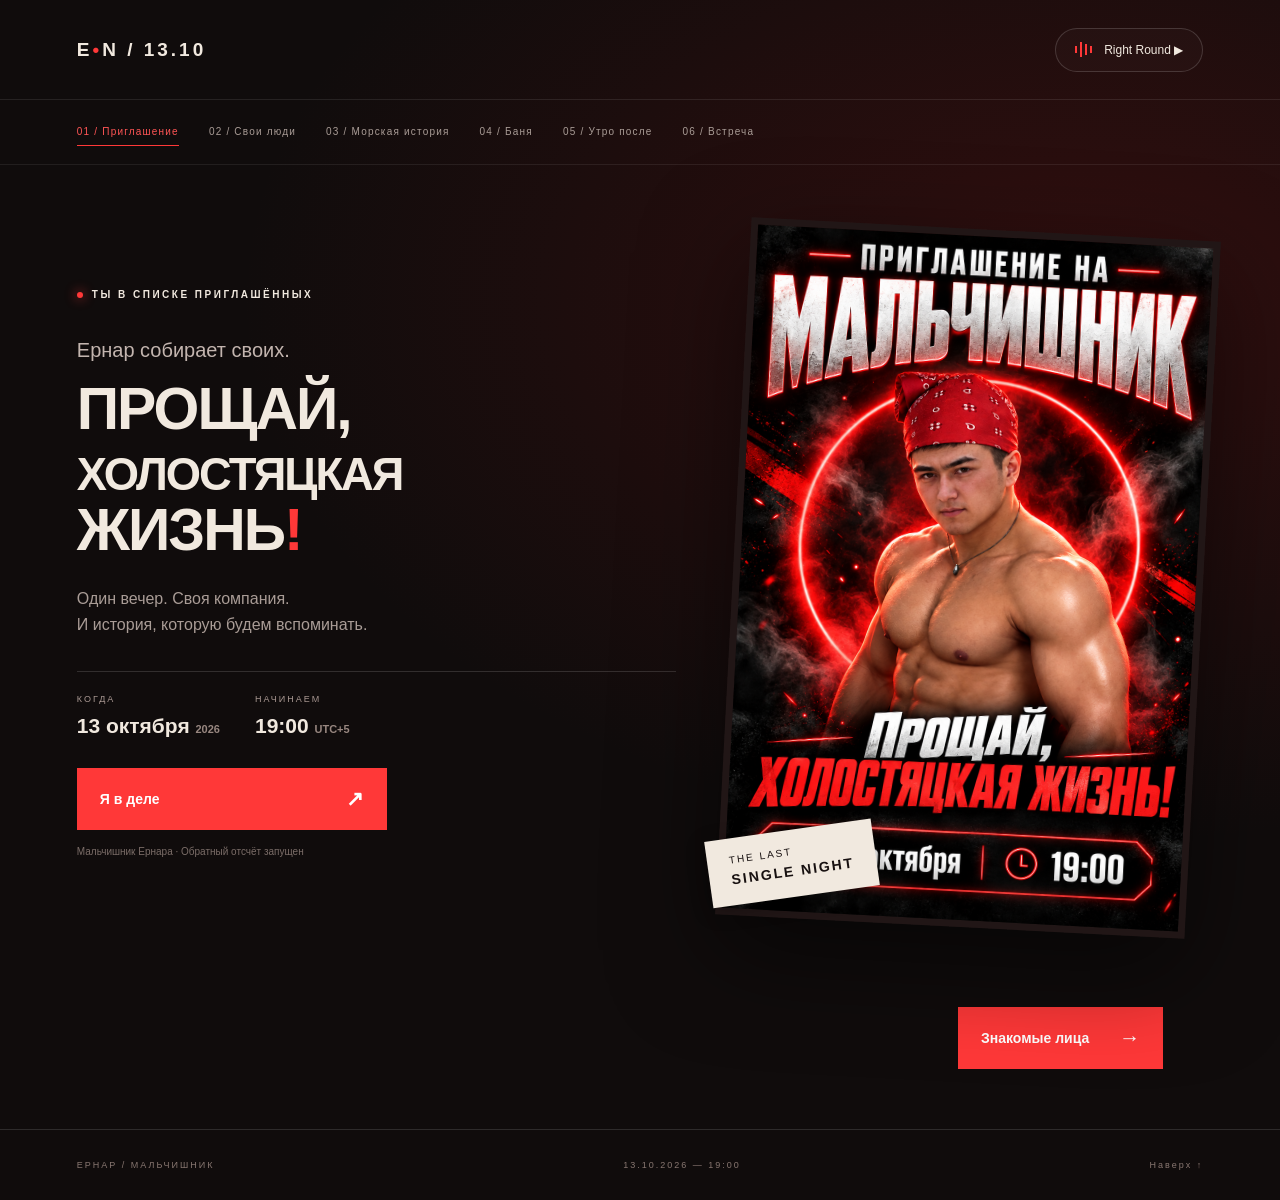
<file: index.html>
<!doctype html><html lang="ru"><head><meta charset="UTF-8"><meta name="viewport" content="width=device-width,initial-scale=1"><meta name="theme-color" content="#100909"><title>Приглашение · Мальчишник Ернара</title><meta name="description" content="Мальчишник Ернара. 13 октября 2026, 19:00. Ты приглашён."><link rel="stylesheet" href="style.css"></head><body><div class="ambient"></div><header><a href="index.html" class="brand">E<span>•</span>N / 13.10</a><button id="music" aria-pressed="false"><span class="bars"><i></i><i></i><i></i><i></i></span><span id="musicLabel">Right Round ▶</span></button></header><nav class="site-nav" aria-label="Страницы приглашения"><a href="index.html" aria-current="page">01 / Приглашение</a><a href="crew.html">02 / Свои люди</a><a href="sea.html">03 / Морская история</a><a href="sauna.html">04 / Баня</a><a href="morning.html">05 / Утро после</a><a href="details.html">06 / Встреча</a></nav><main><section class="hero"><div class="copy"><div class="eyebrow"><span></span> ТЫ В СПИСКЕ ПРИГЛАШЁННЫХ</div><p class="intro">Ернар собирает своих.</p><h1>ПРОЩАЙ,<br><span>ХОЛОСТЯЦКАЯ</span><br>ЖИЗНЬ<span class="red">!</span></h1><p class="lead">Один вечер. Своя компания.<br>И история, которую будем вспоминать.</p><div class="event"><div><small>КОГДА</small><strong>13 октября <em>2026</em></strong></div><div><small>НАЧИНАЕМ</small><strong>19:00 <em>UTC+5</em></strong></div></div><a class="primary" href="details.html">Я в деле <span>↗</span></a><p class="hint">Мальчишник Ернара · Обратный отсчёт запущен</p></div><div class="art"><div class="poster"><img src="assets/invitation.png" alt="Приглашение на мальчишник Ернара: 13 октября в 19:00"></div><span class="sticker">THE LAST<br><b>SINGLE NIGHT</b></span></div></section><div class="page-next"><a class="primary" href="crew.html">Знакомые лица <span>→</span></a></div></main><footer><span>ЕРНАР / МАЛЬЧИШНИК</span><span>13.10.2026 — 19:00</span><a href="#">Наверх ↑</a></footer><audio id="partyAudio" src="assets/right-round.mp3" preload="metadata" loop></audio><div id="toast" role="status"></div><script src="app.js"></script></body></html>
</file>
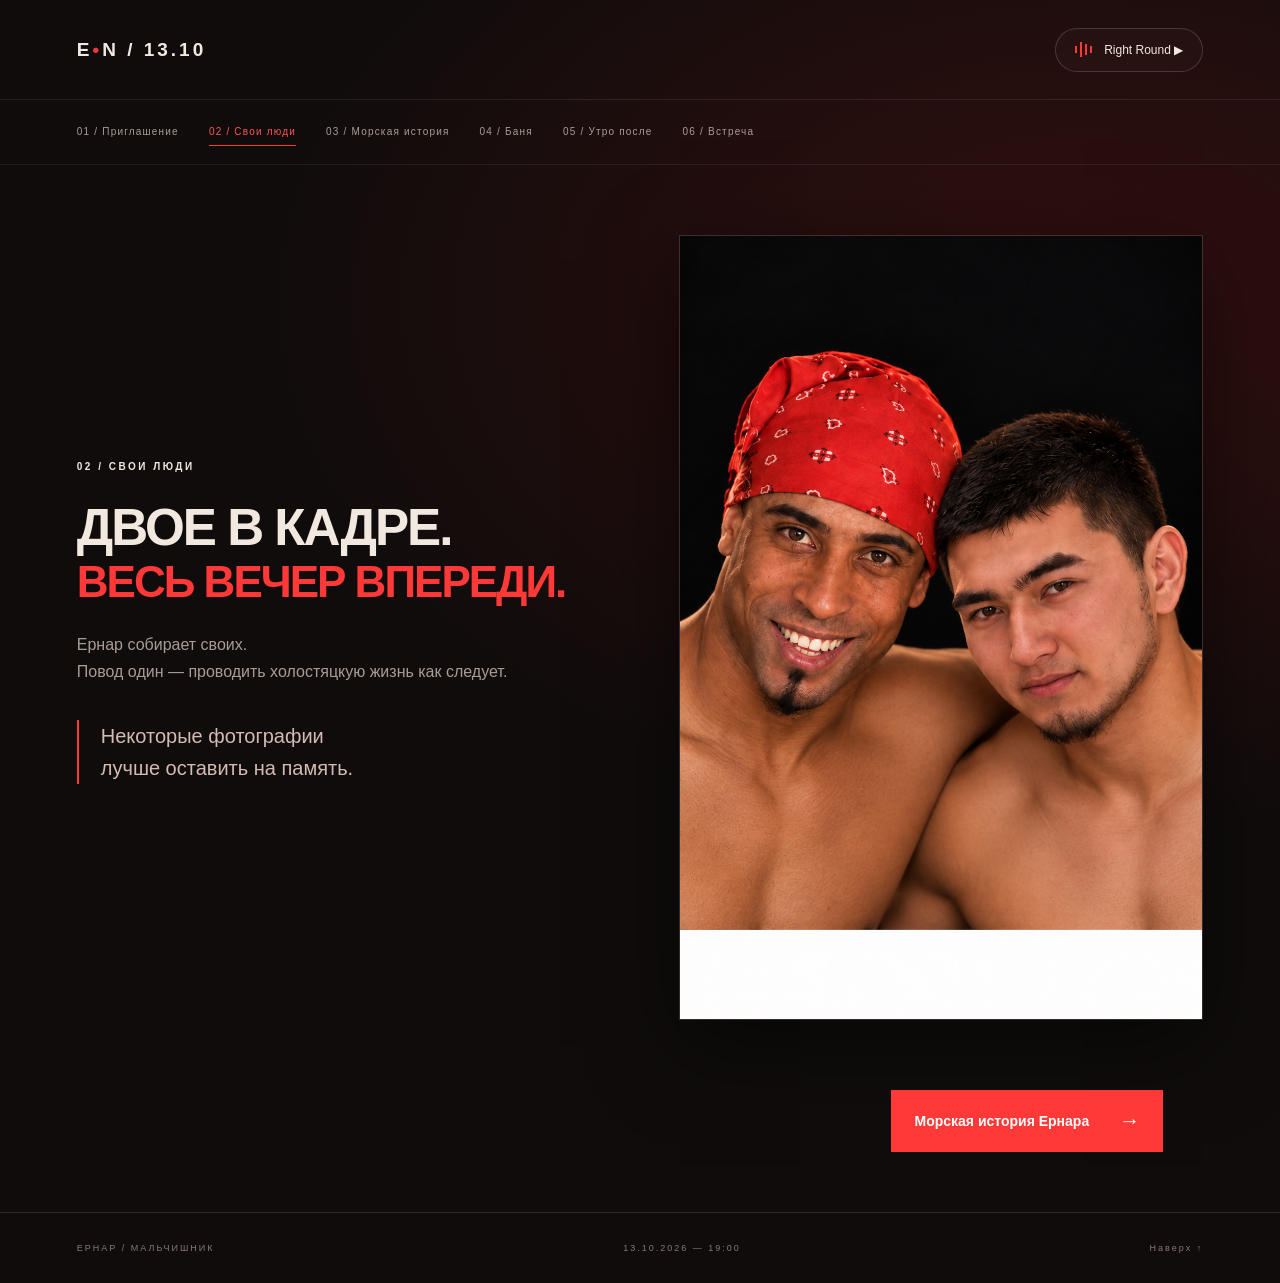
<file: crew.html>
<!doctype html><html lang="ru"><head><meta charset="UTF-8"><meta name="viewport" content="width=device-width,initial-scale=1"><meta name="theme-color" content="#100909"><title>Свои люди · Мальчишник Ернара</title><meta name="description" content="Мальчишник Ернара. 13 октября 2026, 19:00. Ты приглашён."><link rel="stylesheet" href="style.css"></head><body><div class="ambient"></div><header><a href="index.html" class="brand">E<span>•</span>N / 13.10</a><button id="music" aria-pressed="false"><span class="bars"><i></i><i></i><i></i><i></i></span><span id="musicLabel">Right Round ▶</span></button></header><nav class="site-nav" aria-label="Страницы приглашения"><a href="index.html">01 / Приглашение</a><a href="crew.html" aria-current="page">02 / Свои люди</a><a href="sea.html">03 / Морская история</a><a href="sauna.html">04 / Баня</a><a href="morning.html">05 / Утро после</a><a href="details.html">06 / Встреча</a></nav><main><section class="story-page"><div class="story-copy"><p class="eyebrow">02 / СВОИ ЛЮДИ</p><h1>ДВОЕ В КАДРЕ.<br><span class="red">ВЕСЬ ВЕЧЕР ВПЕРЕДИ.</span></h1><p class="lead">Ернар собирает своих.<br>Повод один — проводить холостяцкую жизнь как следует.</p><p class="story-quote">Некоторые фотографии<br>лучше оставить на память.</p></div><a class="story-photo" href="assets/friends-clean.png" target="_blank" rel="noopener"><img src="assets/friends-clean.png" alt="Ернар и мужчина в красной бандане вдвоём" /></a></section><div class="page-next"><a class="primary" href="sea.html">Морская история Ернара <span>→</span></a></div></main><footer><span>ЕРНАР / МАЛЬЧИШНИК</span><span>13.10.2026 — 19:00</span><a href="#">Наверх ↑</a></footer><audio id="partyAudio" src="assets/right-round.mp3" preload="metadata" loop></audio><div id="toast" role="status"></div><script src="app.js"></script></body></html>
</file>
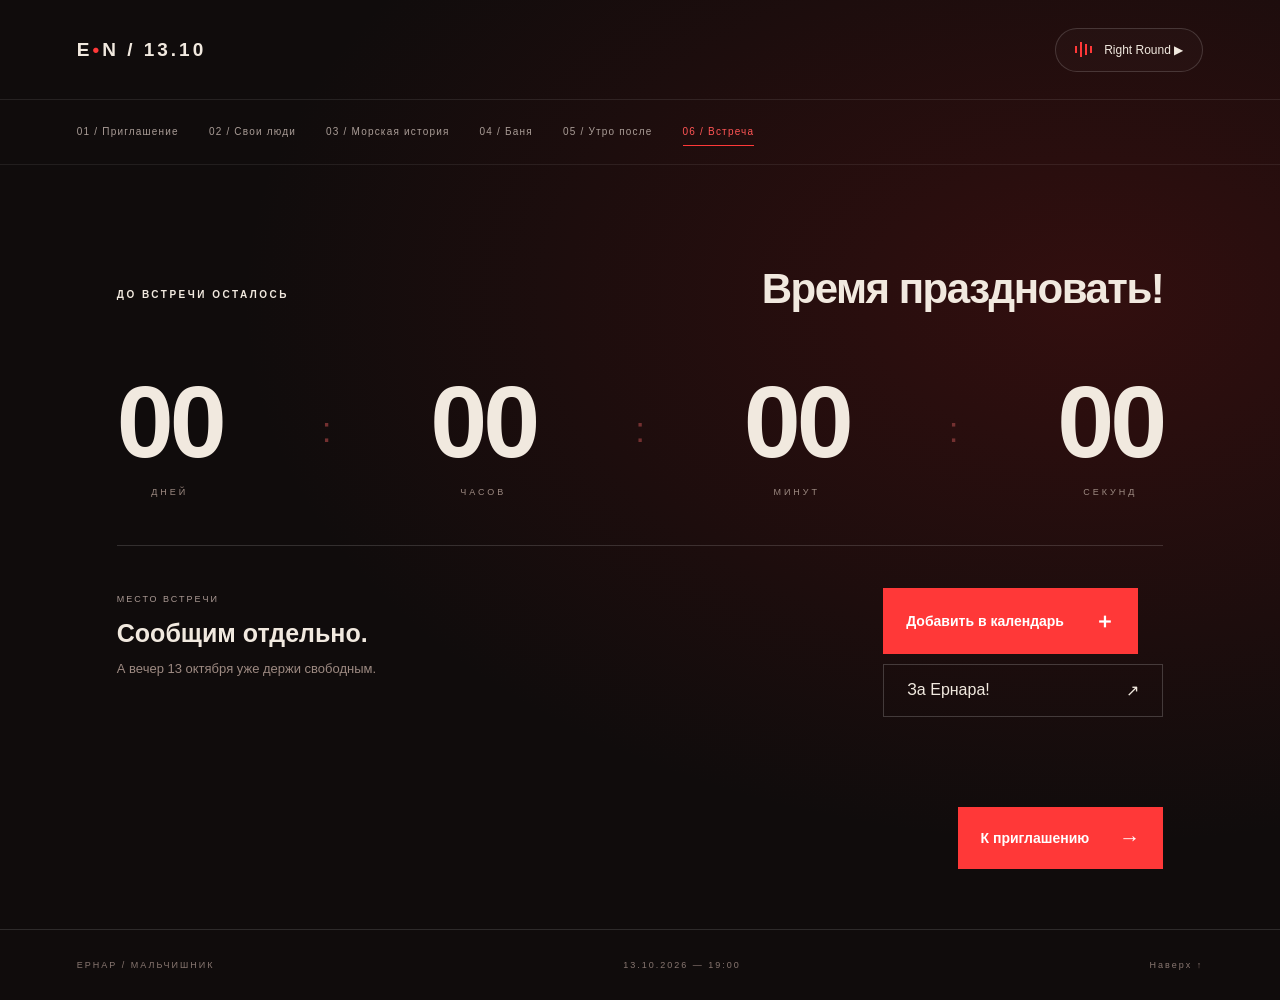
<file: details.html>
<!doctype html><html lang="ru"><head><meta charset="UTF-8"><meta name="viewport" content="width=device-width,initial-scale=1"><meta name="theme-color" content="#100909"><title>Детали встречи · Мальчишник Ернара</title><meta name="description" content="Мальчишник Ернара. 13 октября 2026, 19:00. Ты приглашён."><link rel="stylesheet" href="style.css"></head><body><div class="ambient"></div><header><a href="index.html" class="brand">E<span>•</span>N / 13.10</a><button id="music" aria-pressed="false"><span class="bars"><i></i><i></i><i></i><i></i></span><span id="musicLabel">Right Round ▶</span></button></header><nav class="site-nav" aria-label="Страницы приглашения"><a href="index.html">01 / Приглашение</a><a href="crew.html">02 / Свои люди</a><a href="sea.html">03 / Морская история</a><a href="sauna.html">04 / Баня</a><a href="morning.html">05 / Утро после</a><a href="details.html" aria-current="page">06 / Встреча</a></nav><main><section class="details" id="details"><div class="section-top"><p class="eyebrow">ДО ВСТРЕЧИ ОСТАЛОСЬ</p><h2 id="countTitle">Время пошло.</h2></div><div class="countdown" aria-label="Обратный отсчёт до мероприятия"><div><b id="days">00</b><span>ДНЕЙ</span></div><i>:</i><div><b id="hours">00</b><span>ЧАСОВ</span></div><i>:</i><div><b id="minutes">00</b><span>МИНУТ</span></div><i>:</i><div><b id="seconds">00</b><span>СЕКУНД</span></div></div><div class="bottom"><div><small>МЕСТО ВСТРЕЧИ</small><h3>Сообщим отдельно.</h3><p>А вечер 13 октября уже держи свободным.</p></div><div class="actions"><button class="primary" id="calendar">Добавить в календарь <span>＋</span></button><button class="secondary" id="celebrate">За Ернара! <span>↗</span></button></div></div></section><div class="page-next"><a class="primary" href="index.html">К приглашению <span>→</span></a></div></main><footer><span>ЕРНАР / МАЛЬЧИШНИК</span><span>13.10.2026 — 19:00</span><a href="#">Наверх ↑</a></footer><audio id="partyAudio" src="assets/right-round.mp3" preload="metadata" loop></audio><div id="toast" role="status"></div><script src="app.js"></script></body></html>
</file>
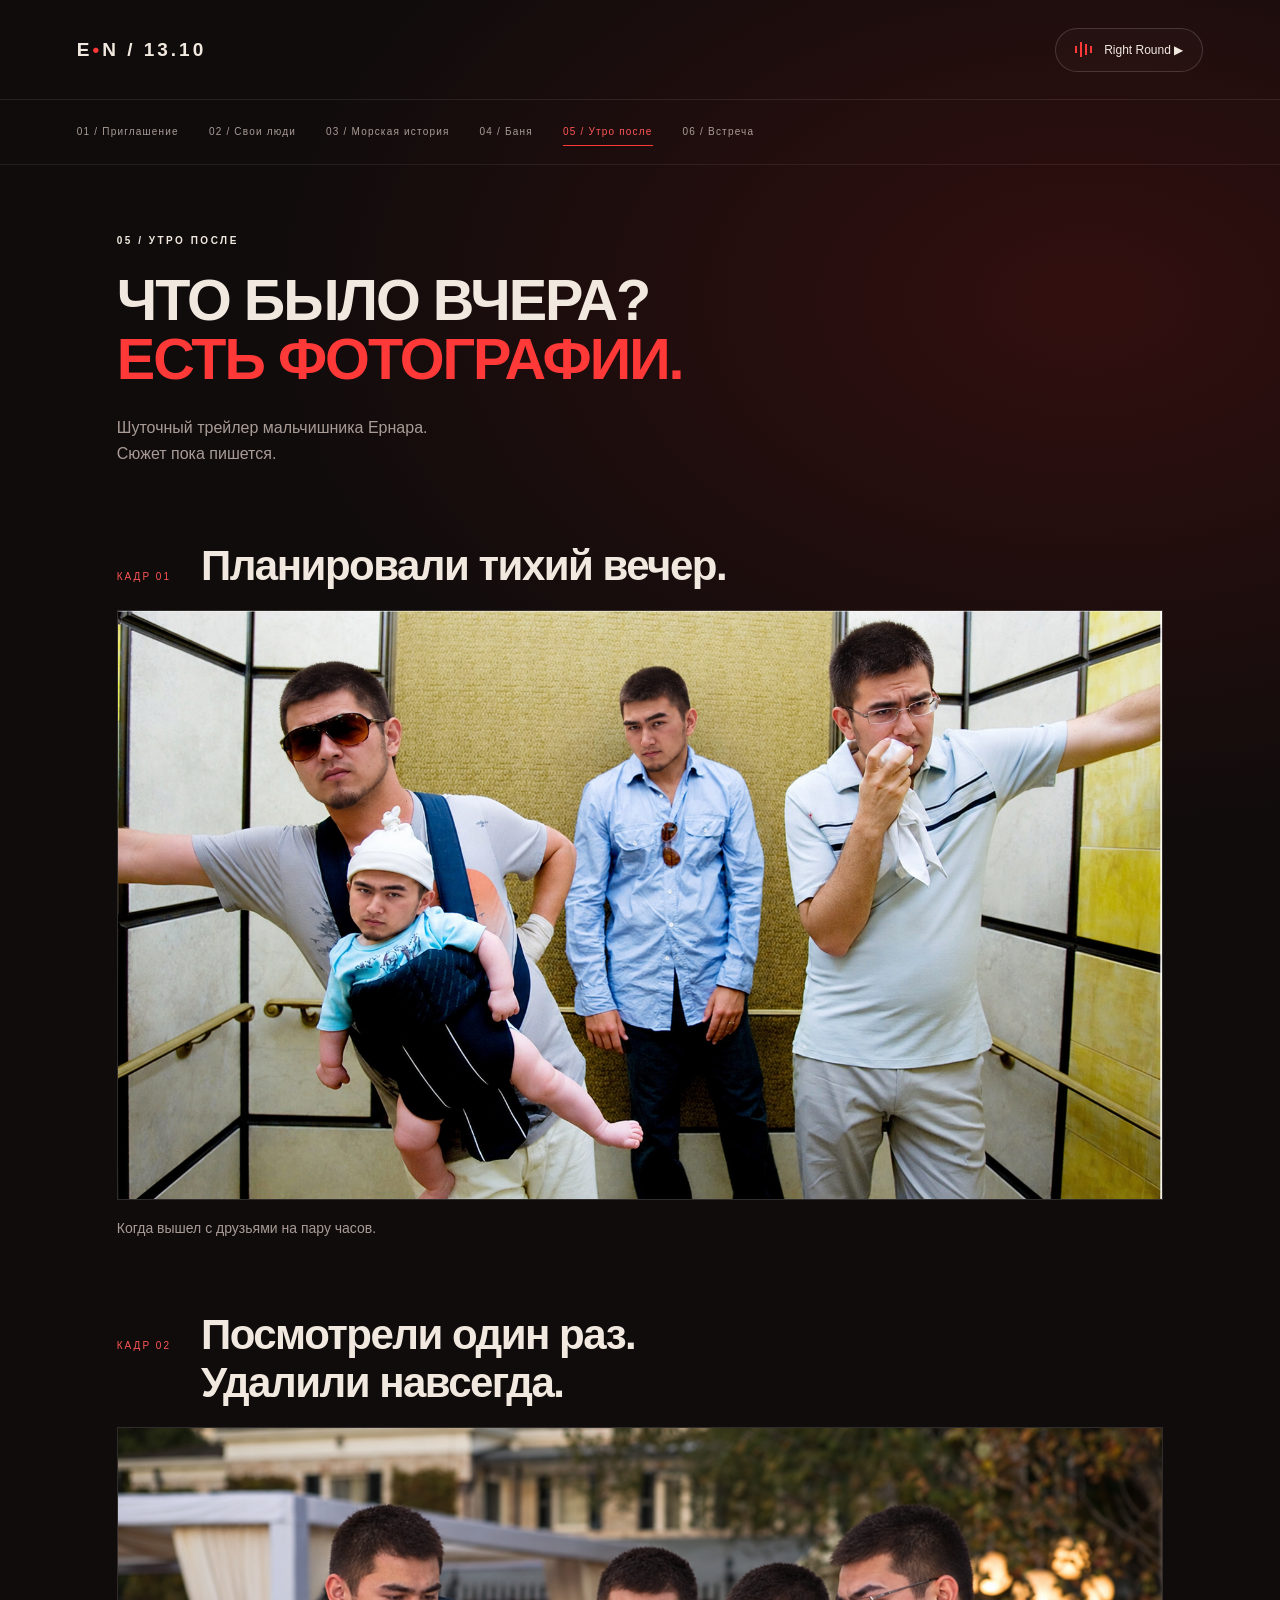
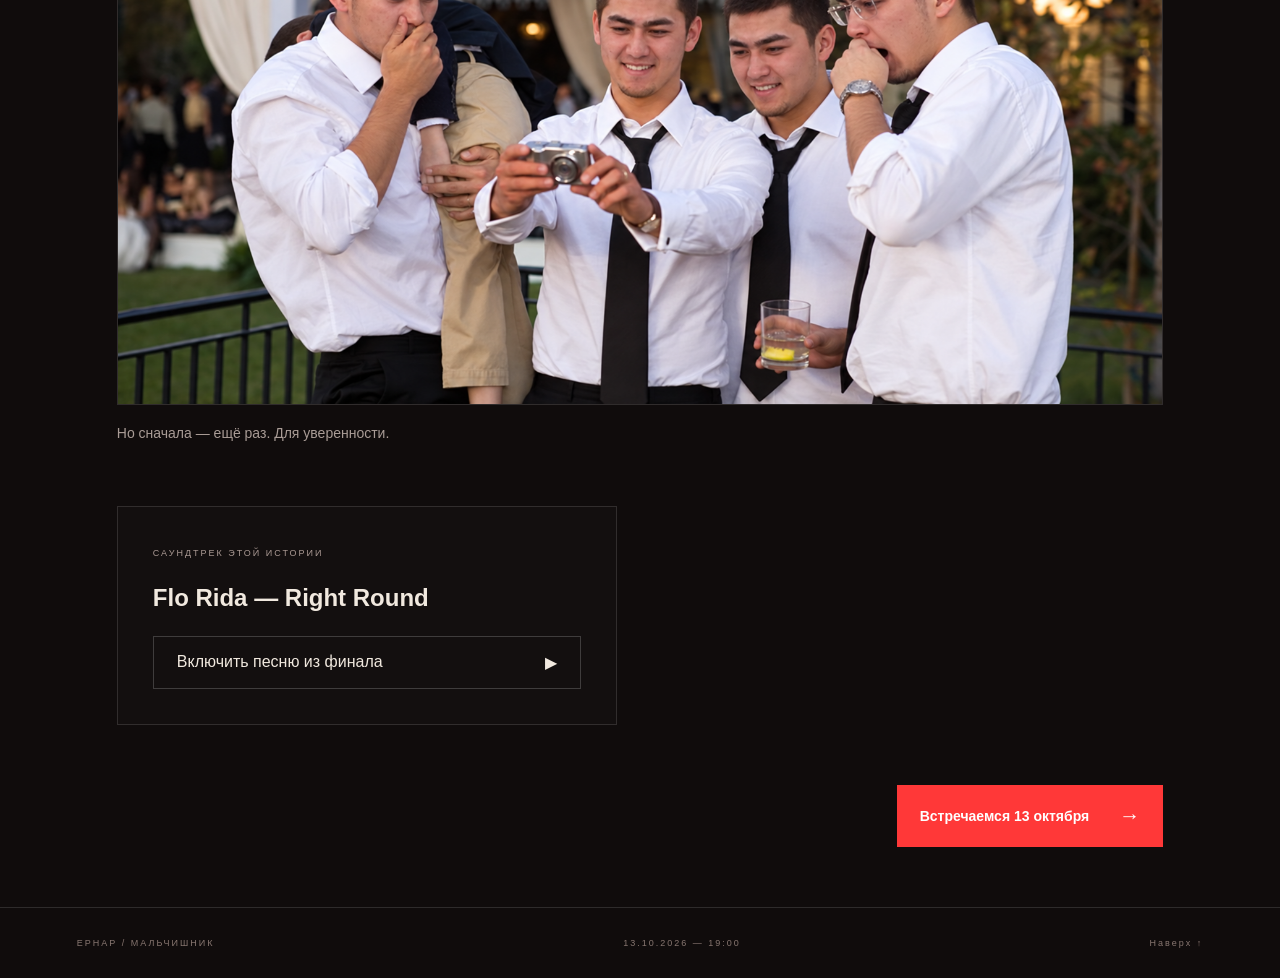
<file: morning.html>
<!doctype html><html lang="ru"><head><meta charset="UTF-8"><meta name="viewport" content="width=device-width,initial-scale=1"><meta name="theme-color" content="#100909"><title>Утро после · Мальчишник Ернара</title><meta name="description" content="Мальчишник Ернара. 13 октября 2026, 19:00. Ты приглашён."><link rel="stylesheet" href="style.css"></head><body><div class="ambient"></div><header><a href="index.html" class="brand">E<span>•</span>N / 13.10</a><button id="music" aria-pressed="false"><span class="bars"><i></i><i></i><i></i><i></i></span><span id="musicLabel">Right Round ▶</span></button></header><nav class="site-nav" aria-label="Страницы приглашения"><a href="index.html">01 / Приглашение</a><a href="crew.html">02 / Свои люди</a><a href="sea.html">03 / Морская история</a><a href="sauna.html">04 / Баня</a><a href="morning.html" aria-current="page">05 / Утро после</a><a href="details.html">06 / Встреча</a></nav><main><section class="morning-page"><p class="eyebrow">05 / УТРО ПОСЛЕ</p><h1>ЧТО БЫЛО ВЧЕРА?<br><span class="red">ЕСТЬ ФОТОГРАФИИ.</span></h1><p class="lead">Шуточный трейлер мальчишника Ернара.<br>Сюжет пока пишется.</p><article class="film-scene"><div class="scene-heading"><span>КАДР 01</span><h2>Планировали тихий вечер.</h2></div><a href="assets/elevator.png" target="_blank" rel="noopener"><img src="assets/elevator.png" alt="Шуточный кадр в лифте: у всех персонажей лицо Ернара"></a><p>Когда вышел с друзьями на пару часов.</p></article><article class="film-scene"><div class="scene-heading"><span>КАДР 02</span><h2>Посмотрели один раз.<br>Удалили навсегда.</h2></div><a href="assets/camera.png" target="_blank" rel="noopener"><img src="assets/camera.png" alt="Четыре Ернара смотрят фотографии"></a><p>Но сначала — ещё раз. Для уверенности.</p></article><div class="film-ending"><small>САУНДТРЕК ЭТОЙ ИСТОРИИ</small><h3>Flo Rida — Right Round</h3><button class="secondary" id="sceneMusic">Включить песню из финала <span>▶</span></button></div></section><div class="page-next"><a class="primary" href="details.html">Встречаемся 13 октября <span>→</span></a></div></main><footer><span>ЕРНАР / МАЛЬЧИШНИК</span><span>13.10.2026 — 19:00</span><a href="#">Наверх ↑</a></footer><audio id="partyAudio" src="assets/right-round.mp3" preload="metadata" loop></audio><div id="toast" role="status"></div><script src="app.js"></script></body></html>
</file>
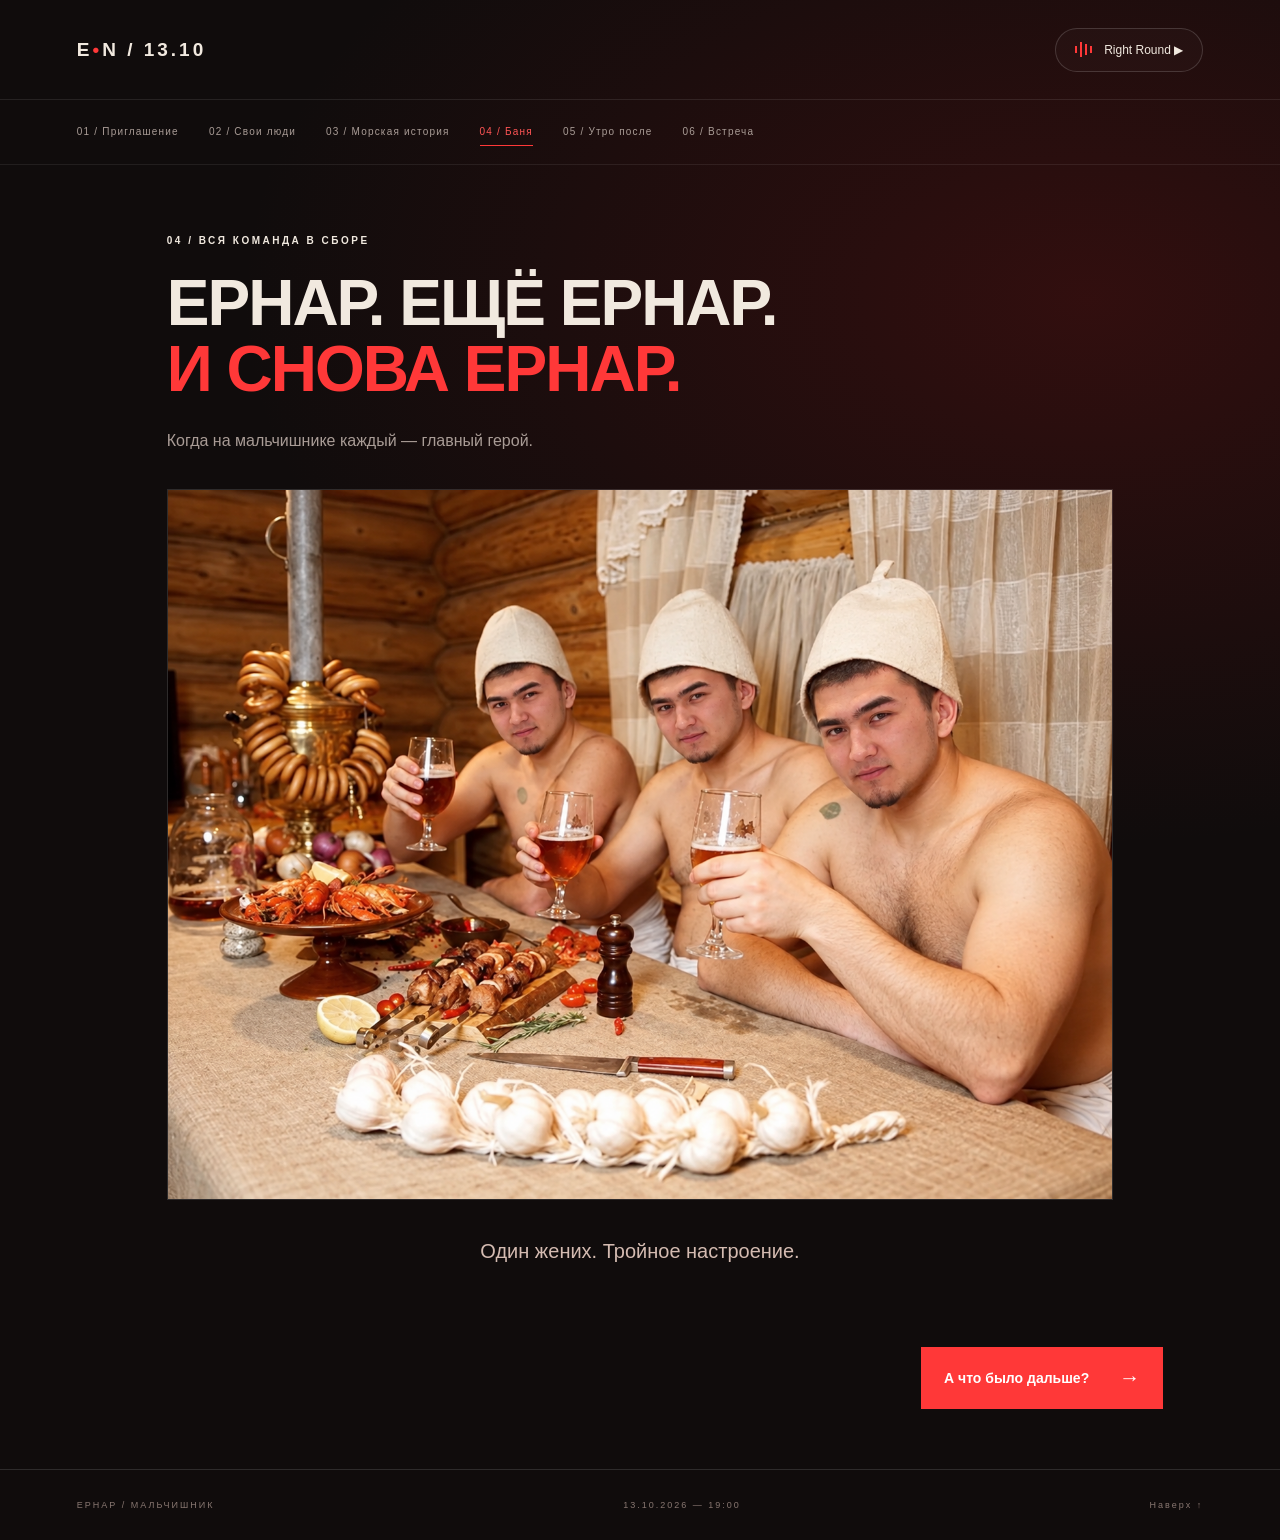
<file: sauna.html>
<!doctype html><html lang="ru"><head><meta charset="UTF-8"><meta name="viewport" content="width=device-width,initial-scale=1"><meta name="theme-color" content="#100909"><title>Вся команда · Мальчишник Ернара</title><meta name="description" content="Мальчишник Ернара. 13 октября 2026, 19:00. Ты приглашён."><link rel="stylesheet" href="style.css"></head><body><div class="ambient"></div><header><a href="index.html" class="brand">E<span>•</span>N / 13.10</a><button id="music" aria-pressed="false"><span class="bars"><i></i><i></i><i></i><i></i></span><span id="musicLabel">Right Round ▶</span></button></header><nav class="site-nav" aria-label="Страницы приглашения"><a href="index.html">01 / Приглашение</a><a href="crew.html">02 / Свои люди</a><a href="sea.html">03 / Морская история</a><a href="sauna.html" aria-current="page">04 / Баня</a><a href="morning.html">05 / Утро после</a><a href="details.html">06 / Встреча</a></nav><main><section class="sauna-page"><p class="eyebrow">04 / ВСЯ КОМАНДА В СБОРЕ</p><h1>ЕРНАР. ЕЩЁ ЕРНАР.<br><span class="red">И СНОВА ЕРНАР.</span></h1><p class="lead">Когда на мальчишнике каждый — главный герой.</p><a href="assets/sauna.png" target="_blank" rel="noopener"><img src="assets/sauna.png" alt="Шуточная фотография: три Ернара за столом в бане"></a><p class="story-quote">Один жених. Тройное настроение.</p></section><div class="page-next"><a class="primary" href="morning.html">А что было дальше? <span>→</span></a></div></main><footer><span>ЕРНАР / МАЛЬЧИШНИК</span><span>13.10.2026 — 19:00</span><a href="#">Наверх ↑</a></footer><audio id="partyAudio" src="assets/right-round.mp3" preload="metadata" loop></audio><div id="toast" role="status"></div><script src="app.js"></script></body></html>
</file>
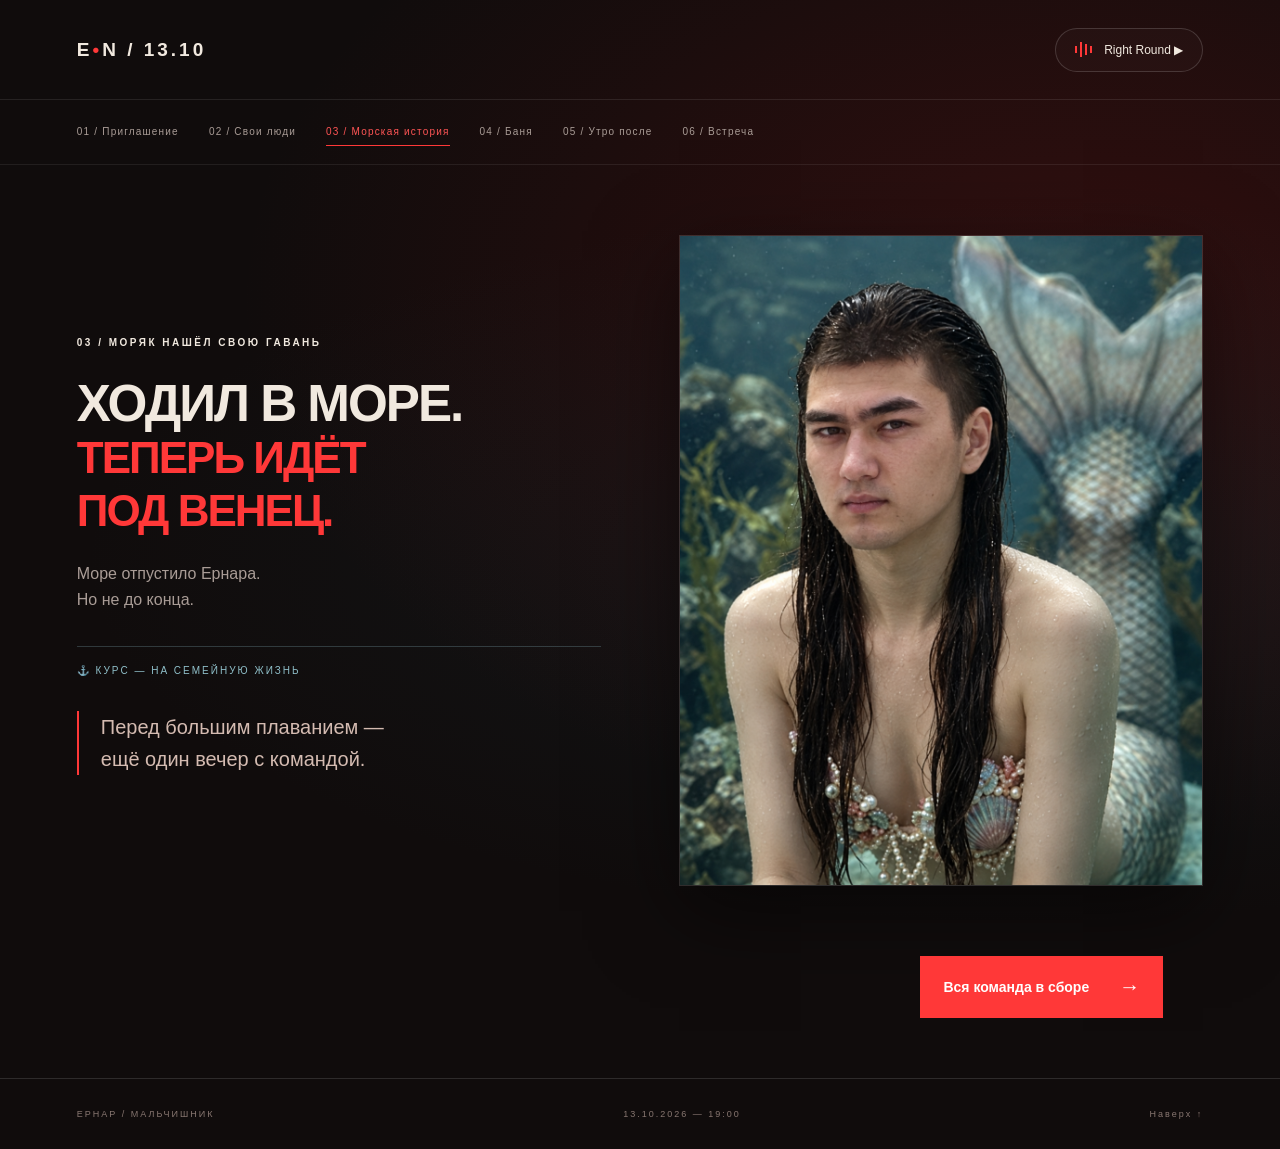
<file: sea.html>
<!doctype html><html lang="ru"><head><meta charset="UTF-8"><meta name="viewport" content="width=device-width,initial-scale=1"><meta name="theme-color" content="#100909"><title>Морская история · Мальчишник Ернара</title><meta name="description" content="Мальчишник Ернара. 13 октября 2026, 19:00. Ты приглашён."><link rel="stylesheet" href="style.css"></head><body><div class="ambient"></div><header><a href="index.html" class="brand">E<span>•</span>N / 13.10</a><button id="music" aria-pressed="false"><span class="bars"><i></i><i></i><i></i><i></i></span><span id="musicLabel">Right Round ▶</span></button></header><nav class="site-nav" aria-label="Страницы приглашения"><a href="index.html">01 / Приглашение</a><a href="crew.html">02 / Свои люди</a><a href="sea.html" aria-current="page">03 / Морская история</a><a href="sauna.html">04 / Баня</a><a href="morning.html">05 / Утро после</a><a href="details.html">06 / Встреча</a></nav><main><section class="story-page sea-page"><div class="story-copy"><p class="eyebrow">03 / МОРЯК НАШЁЛ СВОЮ ГАВАНЬ</p><h1>ХОДИЛ В МОРЕ.<br><span class="red">ТЕПЕРЬ ИДЁТ<br>ПОД ВЕНЕЦ.</span></h1><p class="lead">Море отпустило Ернара.<br>Но не до конца.</p><div class="marine-tag">⚓ КУРС — НА СЕМЕЙНУЮ ЖИЗНЬ</div><p class="story-quote">Перед большим плаванием —<br>ещё один вечер с командой.</p></div><a class="story-photo" href="assets/mermaid.png" target="_blank" rel="noopener"><img src="assets/mermaid.png" alt="Шуточный морской образ Ернара" /></a></section><div class="page-next"><a class="primary" href="sauna.html">Вся команда в сборе <span>→</span></a></div></main><footer><span>ЕРНАР / МАЛЬЧИШНИК</span><span>13.10.2026 — 19:00</span><a href="#">Наверх ↑</a></footer><audio id="partyAudio" src="assets/right-round.mp3" preload="metadata" loop></audio><div id="toast" role="status"></div><script src="app.js"></script></body></html>
</file>
<file: style.css>
:root{color-scheme:dark;--red:#ff3838;--cream:#f1e9df}*{box-sizing:border-box}html{scroll-behavior:smooth}body{margin:0;background:#100c0c;color:var(--cream);font-family:Arial,Helvetica,sans-serif;overflow-x:hidden}.ambient{position:absolute;inset:0 0 auto;height:1000px;pointer-events:none;background:radial-gradient(ellipse at 85% 30%,#76141455,transparent 55%)}header,main,footer{position:relative}header{height:100px;max-width:1440px;margin:auto;padding:0 6%;display:flex;align-items:center;justify-content:space-between;border-bottom:1px solid #ffffff17}.brand{font-size:19px;font-weight:900;letter-spacing:3px;color:inherit;text-decoration:none}.brand span{color:var(--red)}button,a{-webkit-tap-highlight-color:transparent}button{font:inherit;cursor:pointer}#music{display:flex;align-items:center;gap:12px;border:1px solid #ffffff28;border-radius:30px;background:#ffffff05;color:inherit;padding:13px 19px;font-size:12px}.bars{height:16px;display:flex;gap:3px;align-items:center}.bars i{width:2px;height:7px;background:var(--red)}.playing .bars i{animation:beat .6s infinite alternate}.bars i:nth-child(2){animation-delay:.2s;height:15px}.bars i:nth-child(3){animation-delay:.4s;height:11px}.hero{max-width:1440px;margin:auto;padding:64px 6% 80px;display:grid;grid-template-columns:1.12fr .88fr;align-items:center;gap:5%}.eyebrow{font-size:10px;font-weight:700;letter-spacing:2.5px;display:flex;align-items:center;gap:9px}.eyebrow>span{width:6px;height:6px;background:var(--red);border-radius:50%;box-shadow:0 0 12px var(--red)}.intro{font-size:20px;margin:39px 0 17px;color:#c3b5af}h1{font-size:clamp(32px,4.6vw,69px);line-height:1.03;letter-spacing:-2px;margin:0;font-weight:900}h1>span:not(.red){font-size:.77em}.red{color:var(--red)}.lead{font-size:16px;line-height:1.65;color:#a99c96;margin:25px 0 32px}.event{display:flex;gap:35px;border-top:1px solid #ffffff24;padding-top:22px;margin-bottom:30px}.event div{display:flex;flex-direction:column;gap:10px}small{font-size:9px;letter-spacing:2px;color:#aa9993}strong{font-size:21px}em{font-size:11px;color:#988780;font-style:normal}.primary{display:flex;align-items:center;justify-content:space-between;gap:30px;background:var(--red);color:#fff;text-decoration:none;border:0;padding:19px 23px;font-size:14px;font-weight:700;max-width:310px;transition:transform .2s,background .2s}.primary:hover{background:#ff5555;transform:translateY(-3px)}.primary span{font-size:21px}.hint{color:#7b6d68;font-size:10px;margin-top:16px}.art{position:relative;max-width:470px;margin:auto}.poster{transform:rotate(3deg);border:7px solid #211616;box-shadow:0 35px 100px #0008;animation:appear 1s ease-out}.poster img{width:100%;display:block}.sticker{position:absolute;bottom:30px;left:-25px;transform:rotate(-8deg);background:var(--cream);color:#171010;padding:13px 22px;font-size:10px;letter-spacing:2px;line-height:1.7;box-shadow:0 4px 20px #0005}.sticker b{font-size:14px}.copy{animation:appear .8s ease-out}.ticker{background:var(--red);padding:19px 0;overflow:hidden;transform:rotate(-1.5deg);font-weight:900;letter-spacing:3px;font-size:17px;white-space:nowrap}.ticker div{width:max-content;animation:marquee 30s linear infinite}.details{max-width:1200px;margin:auto;padding:90px 6%}.section-top{display:flex;align-items:center;justify-content:space-between}h2{font-size:42px;letter-spacing:-1.5px;margin:10px 0 20px}.countdown{display:flex;align-items:center;justify-content:space-between;padding:30px 0 48px;border-bottom:1px solid #ffffff25}.countdown div{text-align:center}.countdown b{font-size:clamp(40px,8vw,104px);font-weight:800;font-variant-numeric:tabular-nums;letter-spacing:-4px}.countdown span{display:block;color:#9d8a82;font-size:9px;letter-spacing:3px;margin-top:6px}.countdown>i{color:#733030;font-size:35px;font-style:normal}.bottom{display:flex;justify-content:space-between;gap:25px;padding-top:42px}.bottom h3{font-size:25px;margin:13px 0}.bottom p{color:#9d8a82;font-size:13px}.actions{min-width:280px}.secondary{padding:16px 23px;color:var(--cream);background:transparent;border:1px solid #ffffff30;width:100%;margin-top:10px;text-align:left;display:flex;justify-content:space-between}footer{display:flex;justify-content:space-between;padding:30px 6%;border-top:1px solid #ffffff20;color:#887771;font-size:9px;letter-spacing:2px}footer a{color:inherit;text-decoration:none}#toast{position:fixed;bottom:25px;left:50%;transform:translate(-50%,20px);background:var(--cream);color:#160c0c;padding:15px 22px;border-radius:4px;opacity:0;pointer-events:none;transition:.3s;z-index:20;font-size:13px;white-space:nowrap}#toast.show{opacity:1;transform:translate(-50%,0)}.confetti{position:fixed;top:-15px;width:8px;height:14px;z-index:30;pointer-events:none;animation:fall 2.6s ease-in forwards}@keyframes fall{to{transform:translate(var(--drift),105vh) rotate(600deg);opacity:0}}@keyframes appear{from{opacity:0;translate:0 24px}to{opacity:1;translate:0 0}}@keyframes beat{to{height:3px}}@keyframes marquee{to{transform:translateX(-50%)}}@media(max-width:760px){header{height:76px;padding:0 6%}.brand{font-size:14px}#music{font-size:10px;padding:11px}.hero{grid-template-columns:1fr;padding:40px 7% 55px;gap:45px}h1{font-size:clamp(36px,8vw,59px);letter-spacing:-1.7px}.intro{margin-top:28px}.art{width:80%;max-width:360px}.event{gap:28px}.details{padding:60px 7%}.section-top{display:block}h2{font-size:35px}.countdown b{letter-spacing:-2px}.countdown span{letter-spacing:1px;font-size:8px}.countdown>i{font-size:22px}.bottom{flex-direction:column}.actions{max-width:100%}.primary{max-width:100%}footer{gap:20px;flex-wrap:wrap;font-size:8px}}@media(prefers-reduced-motion:reduce){*,*:before,*:after{animation:none!important;scroll-behavior:auto!important;transition:none!important}}

.gallery{max-width:1200px;margin:auto;padding:80px 6% 0}.gallery .section-top{display:block}.gallery-grid{display:grid;grid-template-columns:1.2fr 1fr;gap:35px;align-items:center;margin-top:25px}.gallery figure{margin:0}.gallery img{display:block;width:100%;border:1px solid #ffffff25;transition:transform .3s}.gallery a:hover img{transform:translateY(-5px)}.gallery figcaption{margin-top:16px;font-size:10px;letter-spacing:2px;color:#ff6666}.gallery-note{font-size:14px;line-height:1.6;color:#a99c96}@media(max-width:760px){.gallery{padding:60px 7% 0}.gallery-grid{grid-template-columns:1fr;gap:35px}.gallery h2{font-size:31px}}

.marine-title{font-size:clamp(22px,3vw,38px);line-height:1.15;letter-spacing:-1px;margin:24px 0 10px}.marine-tag{font-size:10px;letter-spacing:2px;color:#8fbfc9;border-top:1px solid #8fbfc940;padding-top:18px;margin-top:22px}.music-panel{position:fixed;right:22px;bottom:22px;width:min(420px,calc(100vw - 32px));background:#1c1111;border:1px solid #b73535;box-shadow:0 18px 70px #000a;z-index:50;padding:15px}.music-panel[hidden]{display:none}.music-heading{display:flex;justify-content:space-between;gap:12px;align-items:center;margin-bottom:12px}.music-heading b{font-size:14px;letter-spacing:2px}.music-heading small{display:block;font-size:9px;letter-spacing:.3px;line-height:1.6;margin-top:4px}.music-heading button{background:transparent;border:0;color:white;font-size:28px;padding:6px 10px}.music-panel iframe{width:100%;aspect-ratio:16/9;border:0;display:block}.music-panel>a{display:block;font-size:10px;color:#d4bbb1;margin-top:12px;line-height:1.5}@media(max-width:760px){.music-panel{right:16px;bottom:16px}}

.site-nav{position:relative;max-width:1440px;margin:auto;padding:18px 6%;display:flex;gap:30px;border-bottom:1px solid #ffffff13;flex-wrap:wrap}.site-nav a{font-size:10px;letter-spacing:1.2px;color:#a99c96;text-decoration:none;padding:8px 0}.site-nav a[aria-current=page]{color:#ff5555;border-bottom:1px solid #ff3838}.story-page{max-width:1300px;margin:auto;padding:70px 6%;display:grid;grid-template-columns:1fr 1fr;gap:7%;align-items:center;min-height:75vh}.story-page h1{font-size:clamp(30px,4vw,58px);margin-top:30px}.story-page h1>span.red{font-size:.86em}.story-photo img{width:100%;display:block;border:1px solid #ffffff22;box-shadow:0 25px 80px #0008}.story-quote{font-size:20px;line-height:1.6;border-left:2px solid #ff3838;padding-left:22px;margin-top:35px;color:#d4bbb1}.sea-page{background:radial-gradient(ellipse at 80% 50%,#22414a33,transparent 65%)}.page-next{max-width:1200px;margin:0 auto;padding:0 6% 60px;display:flex;justify-content:flex-end}@media(max-width:760px){.site-nav{gap:8px 22px;padding:12px 6%}.site-nav a{font-size:9px}.story-page{grid-template-columns:1fr;padding:40px 7%;gap:25px}.story-page h1{font-size:38px}.story-quote{font-size:17px}.page-next{padding:10px 7% 45px}.page-next a{width:100%}}

.sauna-page{max-width:1100px;margin:auto;padding:60px 6%}.sauna-page h1{font-size:clamp(30px,5vw,64px);margin-top:25px}.sauna-page img{width:100%;display:block;margin-top:35px;border:1px solid #ffffff20}.sauna-page .story-quote{text-align:center;border:0;padding:0}

.morning-page{max-width:1200px;margin:auto;padding:60px 6%}.morning-page h1{font-size:clamp(32px,4.5vw,64px);margin-top:25px}.film-scene{margin:65px 0}.scene-heading{display:flex;gap:30px;align-items:baseline}.scene-heading>span{color:#ff5555;font-size:10px;letter-spacing:2px;white-space:nowrap}.scene-heading h2{font-size:clamp(25px,3.4vw,42px)}.film-scene img{display:block;width:100%;border:1px solid #ffffff22}.film-scene>p{color:#a99c96;font-size:14px;margin-top:20px}.film-ending{padding:35px;border:1px solid #ffffff20;background:#ffffff03;max-width:500px}.film-ending h3{font-size:24px}.film-ending .secondary{margin-top:20px}@media(max-width:760px){.morning-page{padding:40px 7%}.scene-heading{display:block}.film-scene{margin:45px 0}.film-ending{padding:23px}}
</file>
